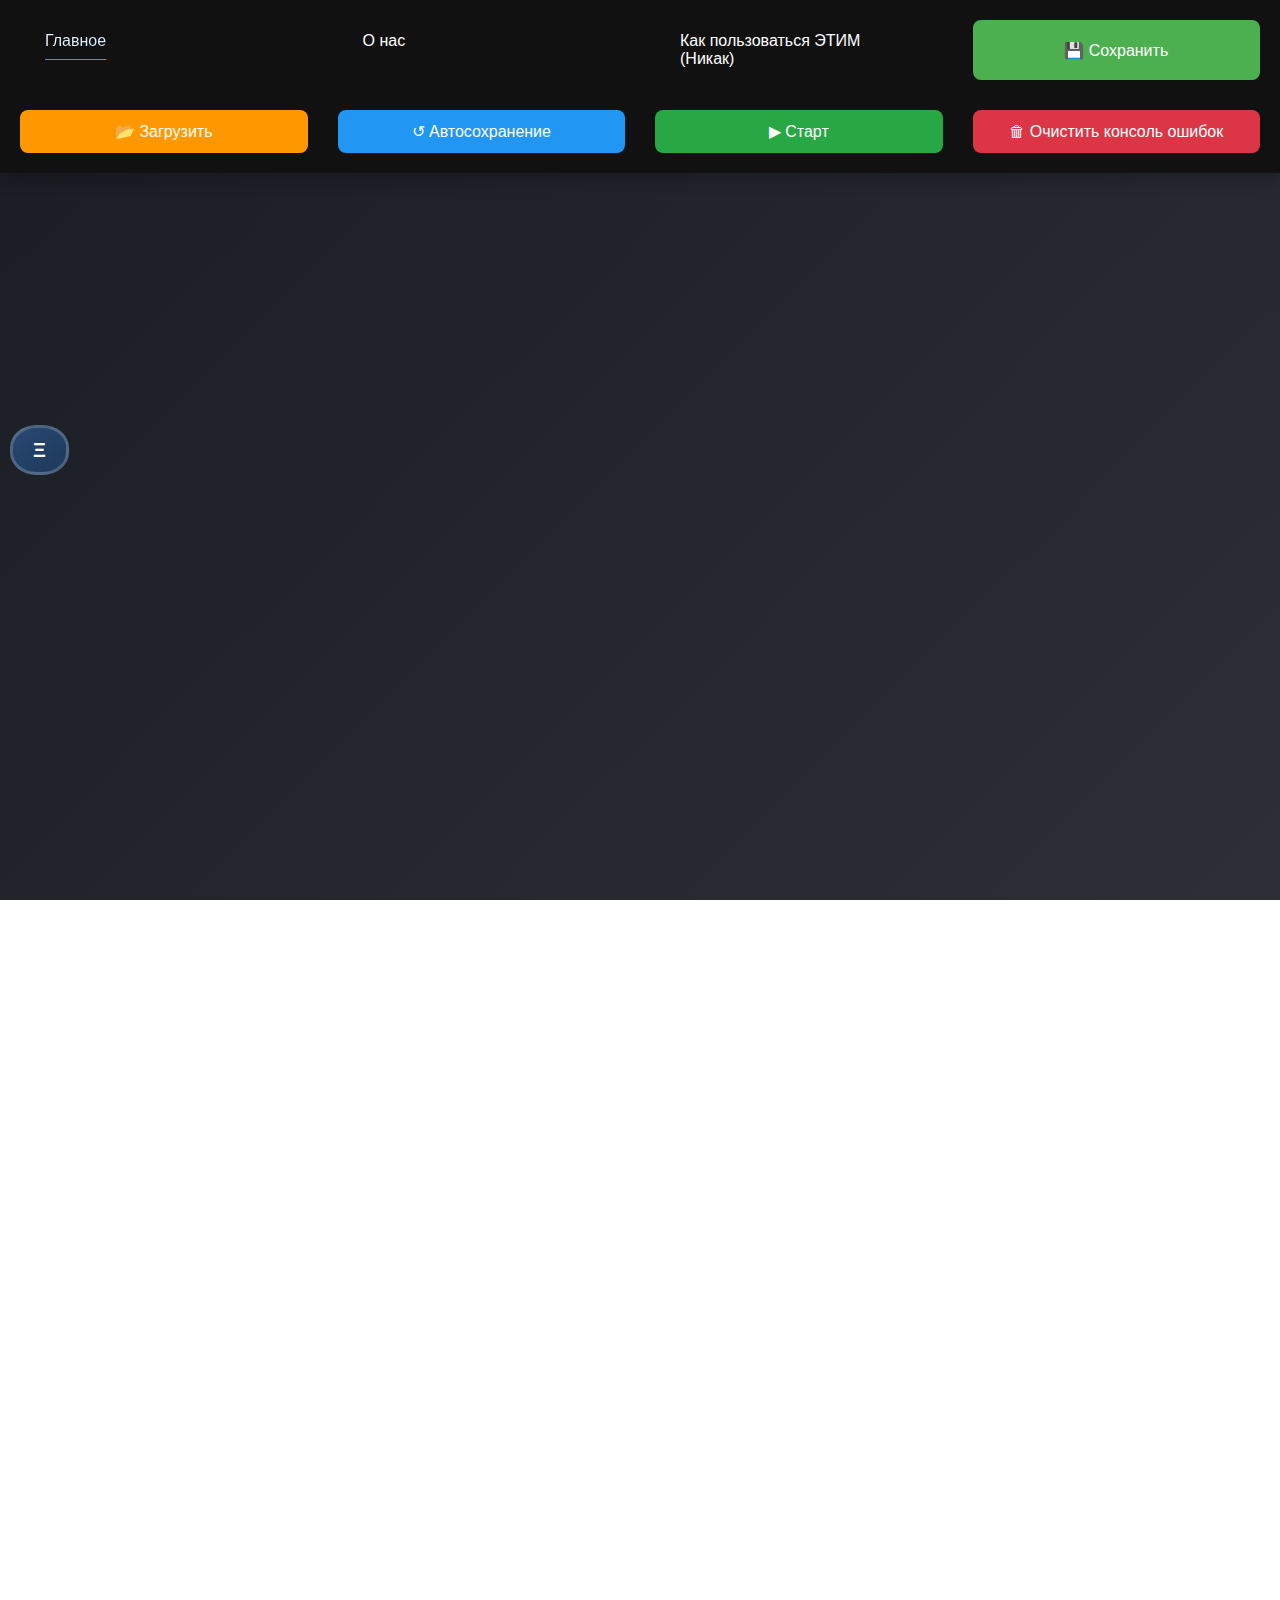
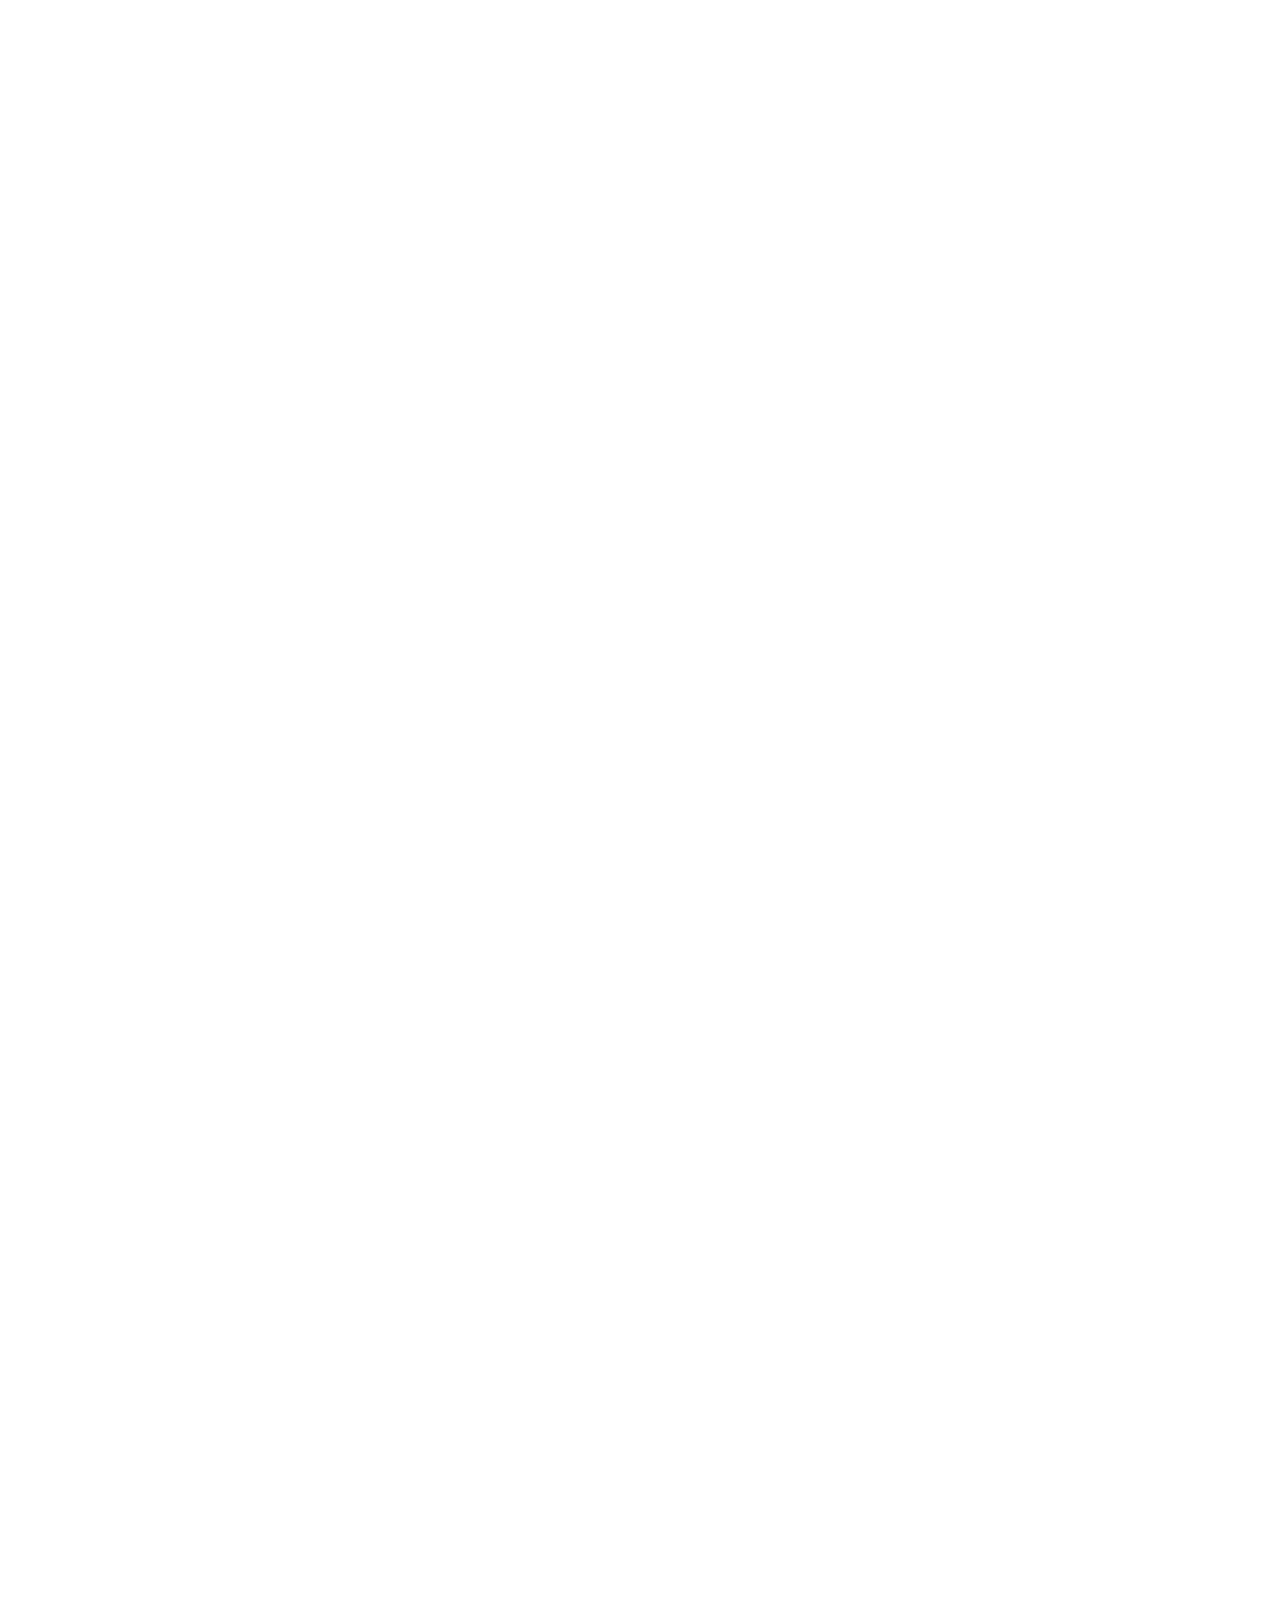
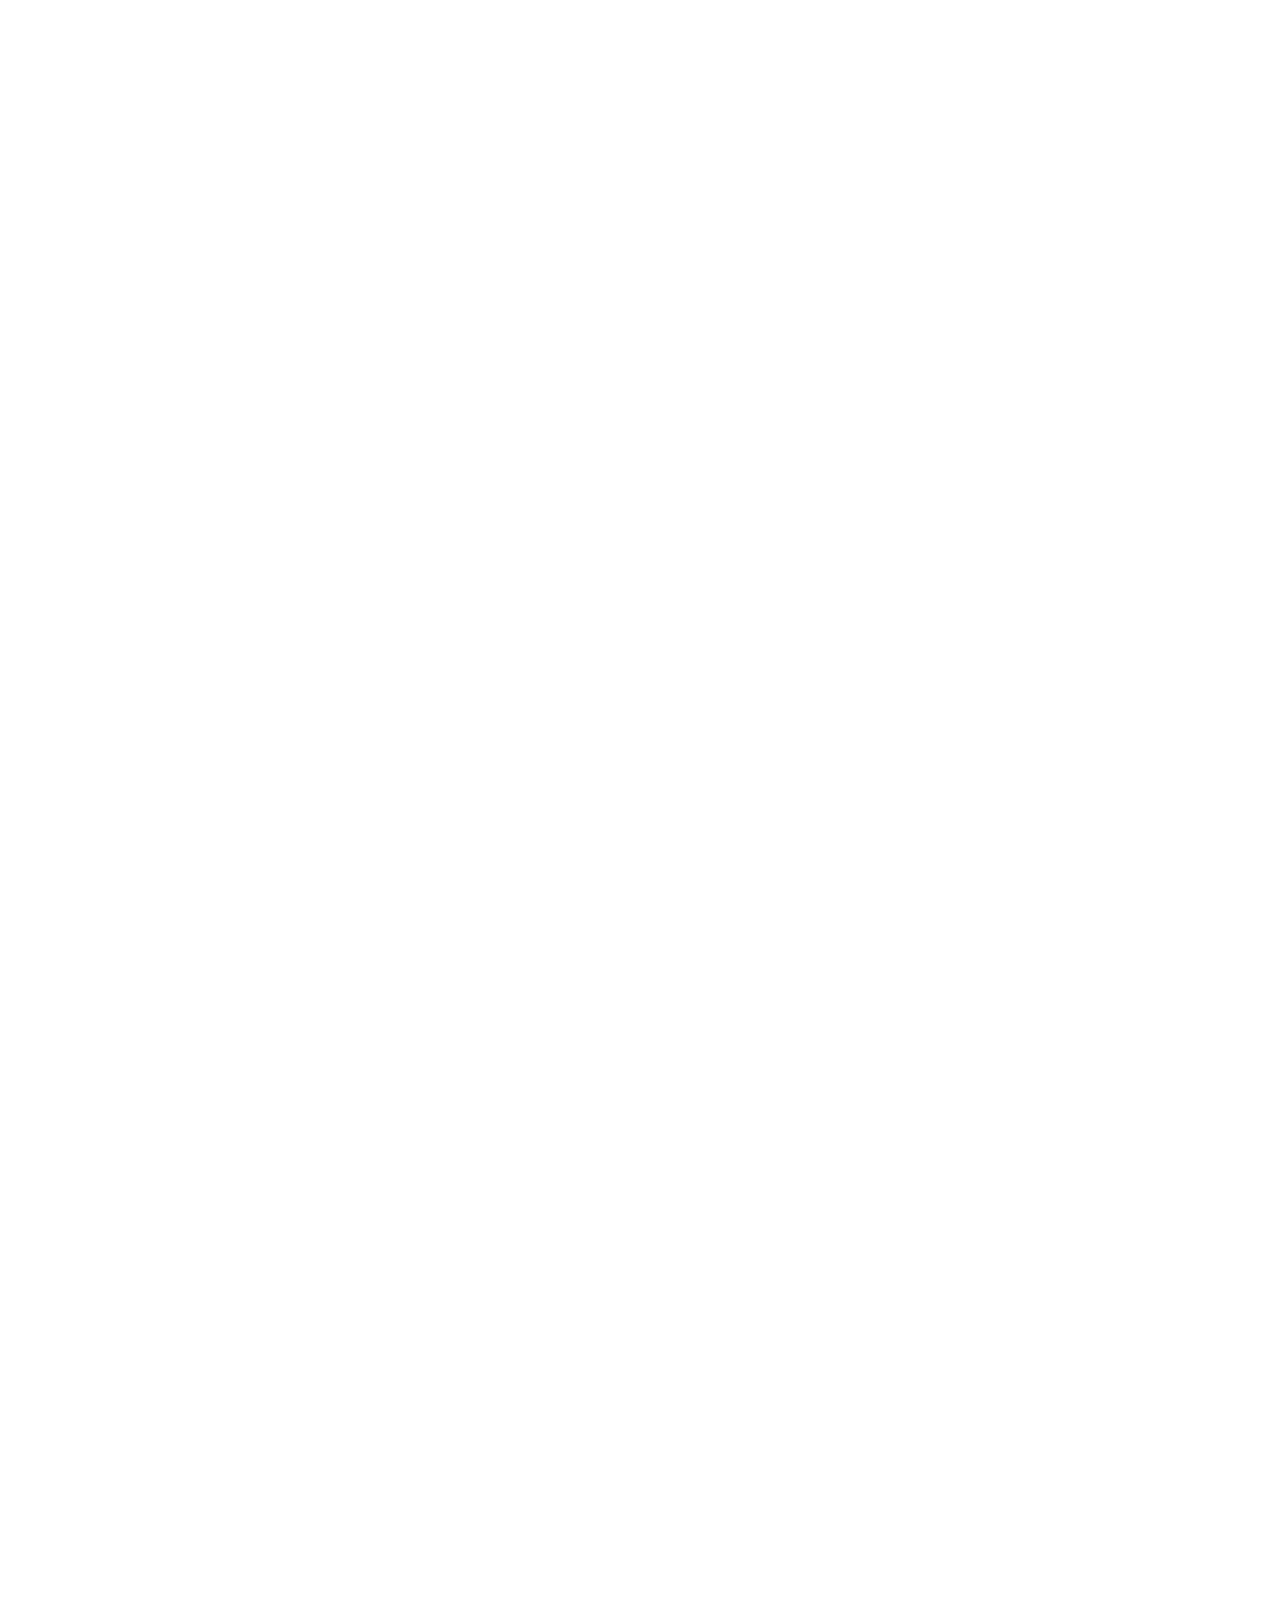
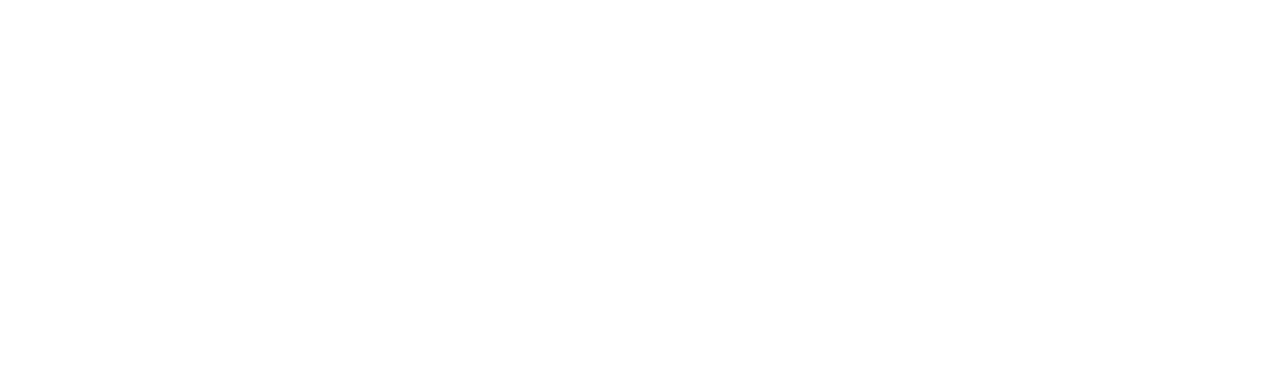
<file: index.html>
<!DOCTYPE html>
<html lang="ru">
<head>
<link rel="icon" type="image/png" sizes="32x32" href="image_pdf/ss.jpg">
<meta charset="UTF-8">
<!-- Адаптивность  -->
<meta name="viewport" content="width=device-width, initial-scale=1.0"> 
<title>НАШ сайт</title>
<link rel="stylesheet" href="css/general.css">
<link rel="stylesheet" href="css/codeblock/codeblock.css">
<link rel="stylesheet" href="css/codeblock/blocks.css">
</head>
<body>
<div class="card">
  <!-- Кнопки -->
  <a href="codeblock.html" class="contact-buttonn">Главное</a>
  <a href="about_me.html" class="contact-button">О нас</a>
  <a href="gaide.pdf" class="contact-button">Как пользоваться ЭТИМ (Никак)</a>
</div>

  <input type="checkbox" id="side-checkbox" />

  <div class="side-panel">
    <label class="side-button-2" for="side-checkbox">+</label>
    <div class="block" block_type="event">
      <div class="top_block">
        <p>Event</p>
        <button class="delete-button_x">x</button>
      </div>
      <div class="three_columns">
        <div class="column">
        </div>
        <div class="column">
          Start
        </div>
        <div class="column">
          <button class="out" _type="Exec">▷</button>
        </div>
      </div>
    </div>

    <div class="block" block_type="variable">
      <div class="top_block">
        <p>Variable</p>
        <button class="delete-button_x">x</button>
      </div>
      <div class="three_columns">
        <div class="column"></div>
        <div class="column">
          <select>
            <option>Integer</option>
            <option>Float</option>
            <option>String</option>
            <option selected>Boolean</option>
          </select>
          <select>
            <option>
              ■ Single
            </option>
            <option>
              ■ ■ ■ Array
            </option>
            <option>
              {} Struct
            </option>
          </select>
          <input name="Var" placeholder="input name">
        </div>
        <div class="column"></div>
      </div>
    </div>

    <div class="block" block_type="set">
      <div class="top_block">
        <p>Set</p>
        <button class="delete-button_x">x</button>
      </div>
      <div class="three_columns">
        <div class="column">
          <button class="in" _type="Exec">▷</button>
          <button class="in" _type=""></button>
        </div>
        <div class="column">
          <input placeholder="variable name" list="global_datalist">
        </div>
        <div class="column">
          <button class="out" _type="Exec">▷</button>
        </div>
      </div>
    </div>

    <div class="block" block_type="get" >
      <div class="top_block">
        <p>Get</p>
        <button class="delete-button_x">x</button>
      </div>
      <div class="three_columns">
        <div class="column">
        </div>
        <div class="column">
          <input list="global_datalist" placeholder="variable name">
        </div>
        <div class="column">
          <button class="out" _type=""></button>
        </div>
      </div>
    </div>

    <div class="block" block_type="multiplication" >
      <div class="top_block">
        <p>Multiplication</p>
        <button class="delete-button_x">x</button>
      </div>
      <div class="three_columns">
        <div class="column">
          <button class="in" _type="Integer"></button>
          <button class="in" _type="Integer"></button>
          <button class="add">+</button>
        </div>
        <div class="column">
          <input style="margin: 1.4px;" placeholder="value">
          <input style="margin: 1.4px;" placeholder="value">
        </div>
        <div class="column">
          <button class="out" _type="Integer"></button>
        </div>
      </div>
    </div>

    <div class="block" block_type="sum" >
      <div class="top_block">
        <p>Sum</p>
        <button class="delete-button_x">x</button>
      </div>
      <div class="three_columns">
        <div class="column">
          <button class="in" _type="Integer"></button>
          <button class="in" _type="Integer"></button>
          <button class="add">+</button>
        </div>
        <div class="column">
          <input style="margin: 1.4px;" placeholder="value">
          <input style="margin: 1.4px;" placeholder="value">
        </div>
        <div class="column">
          <button class="out" _type="Integer"></button>
        </div>
      </div>
    </div>

    <div class="block" block_type="branch" >
      <div class="top_block">
        <p>Branch (if)</p>
        <button class="delete-button_x">x</button>
      </div>
      <div class="three_columns">
        <div class="column">
          <button class="in" _type="Exec">▷</button>
          <button class="in" _type="Boolean"></button>
        </div>
        <div class="column"></div>
        <div class="column">
          <button class="out" _type="Exec">▷</button>
          True
          <button class="out" _type="Exec">▷</button>
          False
        </div>
      </div>
    </div>

    <div class="block" block_type="cout">
      <div class="top_block">
        <p>Cout</p>
        <button class="delete-button_x">x</button>
      </div>
      <div class="three_columns">
        <div class="column">
          <button class="in" _type="Exec">▷</button>
          <button class="in" _type=""></button>
        </div>
        <div class="column"></div>
        <div class="column"></div>
      </div>
    </div>

    <div class="block" block_type="const">
      <div class="top_block">
        <p>Const</p>
        <button class="delete-button_x">x</button>
      </div>
      <div class="three_columns">
        <div class="column">
        </div>
        <div class="column">
          <select class="const-type-select">
            <option value="Integer" selected>Integer</option>
            <option value="Float">Float</option>
            <option value="String">String</option>
            <option value="Boolean">Boolean</option>
          </select>
          <div class="const-input-container">
            <input type="text" style="width: 60px;" placeholder="value">
          </div>
        </div>
        <div class="column">
          <button class="out" _type="Integer"></button>
        </div>
      </div>
    </div>
    
    <div class="block" block_type="subtraction" >
      <div class="top_block">
        <p>Subtraction</p>
        <button class="delete-button_x">x</button>
      </div>
      <div class="three_columns">
        <div class="column">
          <button class="in" _type="Integer"></button>
          <button class="in" _type="Integer"></button>
          <button class="add">+</button>
        </div>
        <div class="column">
          <input style="margin: 1.4px;" placeholder="value">
          <input style="margin: 1.4px;" placeholder="value">
        </div>
        <div class="column">
          <button class="out" _type="Integer"></button>
        </div>
      </div>
    </div>
    
    <div class="block" block_type="division" >
      <div class="top_block">
        <p>Division</p>
        <button class="delete-button_x">x</button>
      </div>
      <div class="three_columns">
        <div class="column">
          <button class="in" _type="Integer"></button>
          <button class="in" _type="Integer"></button>
          <button class="add">+</button>
        </div>
        <div class="column">
          <input style="margin: 1.4px;" placeholder="value">
          <input style="margin: 1.4px;" placeholder="value">
        </div>
        <div class="column">
          <button class="out" _type="Integer"></button>
        </div>
      </div>
    </div>

    <div class='block' block_type="modulo">
        <div class="top_block">
          <p>Modulo</p>
          <button class="delete-button_x">x</button>
        </div>
        <div class="three_columns">
          <div class="column">
            <button class="in" _type="Integer"></button>
            <button class="in" _type="Integer"></button>
          </div>
          <div class="column">
            <input style="margin: 1.4px;" placeholder="value">
            <input style="margin: 1.4px;" placeholder="value">
          </div>
          <div class="column">
            <button class="out" _type="Integer"></button>
          </div>
        </div>
    </div>

    <div class="block" block_type="operation_more">
      <div class="top_block">
        <p>Operation ></p>
        <button class="delete-button_x">x</button>
      </div>
      <div class="three_columns">
        <div class="column">
          <button class="in" _type=""></button>
          <button class="in" _type=""></button>
        </div>
        <div class="column">
          <input style="margin: 1.4px;" placeholder="value">
          <input style="margin: 1.4px;" placeholder="value">
        </div>
        <div class="column">
          <button class="out" _type="Boolean"></button>
        </div>
      </div>
    </div>

    <div class="block" block_type="operation_less">
      <div class="top_block">
        <p>Operation <</p>
        <button class="delete-button_x">x</button>
      </div>
      <div class="three_columns">
        <div class="column">
          <button class="in" _type=""></button>
          <button class="in" _type=""></button>
        </div>
        <div class="column">
          <input style="margin: 1.4px;" placeholder="value">
          <input style="margin: 1.4px;" placeholder="value">
        </div>
        <div class="column">
          <button class="out" _type="Boolean"></button>
        </div>
      </div>
    </div>

    <div class="block" block_type="operation_more_equal">
      <div class="top_block">
        <p>Operation >=</p>
        <button class="delete-button_x">x</button>
      </div>
      <div class="three_columns">
        <div class="column">
          <button class="in" _type=""></button>
          <button class="in" _type=""></button>
        </div>
        <div class="column">
          <input style="margin: 1.4px;" placeholder="value">
          <input style="margin: 1.4px;" placeholder="value">
        </div>
        <div class="column">
          <button class="out" _type="Boolean"></button>
        </div>
      </div>
    </div>

    <div class="block" block_type="operation_less_equal">
      <div class="top_block">
        <p>Operation <=</p>
        <button class="delete-button_x">x</button>
      </div>
      <div class="three_columns">
        <div class="column">
          <button class="in" _type=""></button>
          <button class="in" _type=""></button>
        </div>
        <div class="column">
          <input style="margin: 1.4px;" placeholder="value">
          <input style="margin: 1.4px;" placeholder="value">
        </div>
        <div class="column">
          <button class="out" _type="Boolean"></button>
        </div>
      </div>
    </div>

    <div class="block" block_type="operation_equal">
      <div class="top_block">
        <p>Operation ==</p>
        <button class="delete-button_x">x</button>
      </div>
      <div class="three_columns">
        <div class="column">
          <button class="in" _type=""></button>
          <button class="in" _type=""></button>
        </div>
        <div class="column">
          <input style="margin: 1.4px;" placeholder="value">
          <input style="margin: 1.4px;" placeholder="value">
        </div>
        <div class="column">
          <button class="out" _type="Boolean"></button>
        </div>
      </div>

    </div>
    
    <div class="block" block_type="operation_not_equal">
      <div class="top_block">
        <p>Operation !=</p>
        <button class="delete-button_x">x</button>
      </div>
      <div class="three_columns">
        <div class="column">
          <button class="in" _type=""></button>
          <button class="in" _type=""></button>
        </div>
        <div class="column">
          <input style="margin: 1.4px;" placeholder="value">
          <input style="margin: 1.4px;" placeholder="value">
        </div>
        <div class="column">
          <button class="out" _type="Boolean"></button>
        </div>
      </div>
    </div>

    <div class="block" block_type="or" >
      <div class="top_block">
        <p>Or</p>
        <button class="delete-button_x">x</button>
      </div>
      <div class="three_columns">
        <div class="column">
          <button class="in" _type="Boolean"></button>
          <button class="in" _type="Boolean"></button>
          <button class="add">+</button>
        </div>
        <div class="column">
          <input style="margin: 1.4px;" placeholder="value">
          <input style="margin: 1.4px;" placeholder="value">
        </div>
        <div class="column">
          <button class="out" _type="Boolean"></button>
        </div>
      </div>
    </div>

    <div class="block" block_type="and" >
      <div class="top_block">
        <p>And</p>
        <button class="delete-button_x">x</button>
      </div>
      <div class="three_columns">
        <div class="column">
          <button class="in" _type="Boolean"></button>
          <button class="in" _type="Boolean"></button>
          <button class="add">+</button>
        </div>
        <div class="column">
          <input style="margin: 1.4px;" placeholder="value">
          <input style="margin: 1.4px;" placeholder="value">
        </div>
        <div class="column">
          <button class="out" _type="Boolean"></button>
        </div>
      </div>
    </div>
    
    <div class="block" block_type="invert" >
      <div class="top_block">
        <p>Invert</p>
        <button class="delete-button_x">x</button>
      </div>
      <div class="three_columns">
        <div class="column">
          <button class="in" _type="Boolean"></button>
        </div>
        <div class="column">
        </div>
        <div class="column">
          <button class="out" _type="Boolean"></button>
        </div>
      </div>
    </div>

    <div class="block" block_type="for_loop">
  <div class="top_block">
    <p>For Loop</p>
    <button class="delete-button_x">x</button>
  </div>
  <div class="three_columns">
    <div class="column">
      <button class="in" _type="Exec">▷</button>
      <button class="in" _type="Integer"></button> <!-- start -->
      <button class="in" _type="Integer"></button> <!-- end -->
      <button class="in" _type="Integer"></button> <!-- step -->
    </div>
    <div class="column">
      <input placeholder="start">
      <input placeholder="end">
      <input placeholder="step" value="1">
    </div>
    <div class="column">
      <button class="out" _type="Integer"></button> <!-- index -->
      <button class="out" _type="Exec">▷</button> <!-- loop body -->
      <button class="out" _type="Exec">▷</button> <!-- completed -->
    </div>
  </div>
</div>

<!-- While Loop -->
<div class="block" block_type="while_loop">
  <div class="top_block">
    <p>While Loop</p>
    <button class="delete-button_x">x</button>
  </div>
  <div class="three_columns">
    <div class="column">
      <button class="in" _type="Exec">▷</button>
      <button class="in" _type="Boolean"></button> <!-- condition -->
    </div>
    <div class="column">
      <input placeholder="condition?">
    </div>
    <div class="column">
      <button class="out" _type="Exec">▷</button> <!-- loop body -->
      <button class="out" _type="Exec">▷</button> <!-- completed -->
    </div>
  </div>
</div>

<!-- Get Element -->
<div class="block" block_type="get_element">
  <div class="top_block">
    <p>Get Element</p>
    <button class="delete-button_x">x</button>
  </div>
  <div class="three_columns">
    <div class="column">
      <button class="in" _type="Array"></button>
      <button class="in" _type="Integer"></button>
    </div>
    <div class="column">
      <input placeholder="array">
      <input placeholder="index">
    </div>
    <div class="column">
      <button class="out" _type=""></button> <!-- элемент -->
    </div>
  </div>
</div>

<!-- Set Element -->
<div class="block" block_type="set_element">
  <div class="top_block">
    <p>Set Element</p>
    <button class="delete-button_x">x</button>
  </div>
  <div class="three_columns">
    <div class="column">
      <button class="in" _type="Array"></button>
      <button class="in" _type="Integer"></button>
      <button class="in" _type=""></button> <!-- значение -->
    </div>
    <div class="column">
      <input placeholder="array">
      <input placeholder="index">
      <input placeholder="value">
    </div>
    <div class="column">
      <button class="out" _type="Array"></button> <!-- изменённый массив -->
    </div>
  </div>
</div>

<!-- Array Length -->
<div class="block" block_type="array_length">
  <div class="top_block">
    <p>Array Length</p>
    <button class="delete-button_x">x</button>
  </div>
  <div class="three_columns">
    <div class="column">
      <button class="in" _type="Array"></button>
    </div>
    <div class="column">
      <input placeholder="array">
    </div>
    <div class="column">
      <button class="out" _type="Integer"></button>
    </div>
  </div>
</div>

<!-- Make Array -->
<div class="block" block_type="make_array">
  <div class="top_block">
    <p>Make Array</p>
    <button class="delete-button_x">x</button>
  </div>
  <div class="three_columns">
    <div class="column">
      <button class="in" _type=""></button>
      <button class="add">+</button>
    </div>
    <div class="column">
    </div>
    <div class="column">
      <button class="out" _type="Array"></button>
    </div>
  </div>
</div>

<!-- Append -->
<div class="block" block_type="append">
  <div class="top_block">
    <p>Append</p>
    <button class="delete-button_x">x</button>
  </div>
  <div class="three_columns">
    <div class="column">
      <button class="in" _type="Array"></button>
      <button class="in" _type=""></button>
    </div>
    <div class="column">
      <input placeholder="array">
      <input placeholder="element">
    </div>
    <div class="column">
      <button class="out" _type="Array"></button>
    </div>
  </div>
</div>

<!-- Remove Index -->
<div class="block" block_type="remove_index">
  <div class="top_block">
    <p>Remove Index</p>
    <button class="delete-button_x">x</button>
  </div>
  <div class="three_columns">
    <div class="column">
      <button class="in" _type="Array"></button>
      <button class="in" _type="Integer"></button>
    </div>
    <div class="column">
      <input placeholder="array">
      <input placeholder="index">
    </div>
    <div class="column">
      <button class="out" _type="Array"></button>
    </div>
  </div>
</div>
  </div>

  </div>

  <div class="safe-zone">
    <svg style="position: absolute; height: 5000px; width: 5000px;"></svg>
    <div class="border"></div>
    <div class="safe-zone-rt"></div>
    <div class="safe-zone-down"></div>
  </div>

  <div class="grid-toggle-wr">
    <button id="grid-toggle-btn" class="grid-toggle-btn">⊞</button>
  </div>
  <div class="side-button-1-wr">
    <label class="side-button-1" for="side-checkbox">
      <div class="side-b side-open">Ξ</div>
    </label>
  </div>

  <div id="error-console">
    <div style="font-weight: bold; margin-bottom: 8px;">Ошибки</div>
    <div id="error-messages" style="max-height: 150px; overflow-y: auto;"></div>
  </div>
  <div id="output-console">
    <div style="display: flex; justify-content: space-between; margin-bottom: 5px;">
    <span style="font-weight: bold;">Вывод</span>
    <button id="clear-output" style="background: none; border: none; color: #0f0; cursor: pointer; font-size: 14px;">X</button>
    </div>
    <div id="output-messages"></div>
  </div>
  <datalist id="global_datalist">
  </datalist>

  <script src="scripts/Main.js"></script>
</body>
</html>
</file>
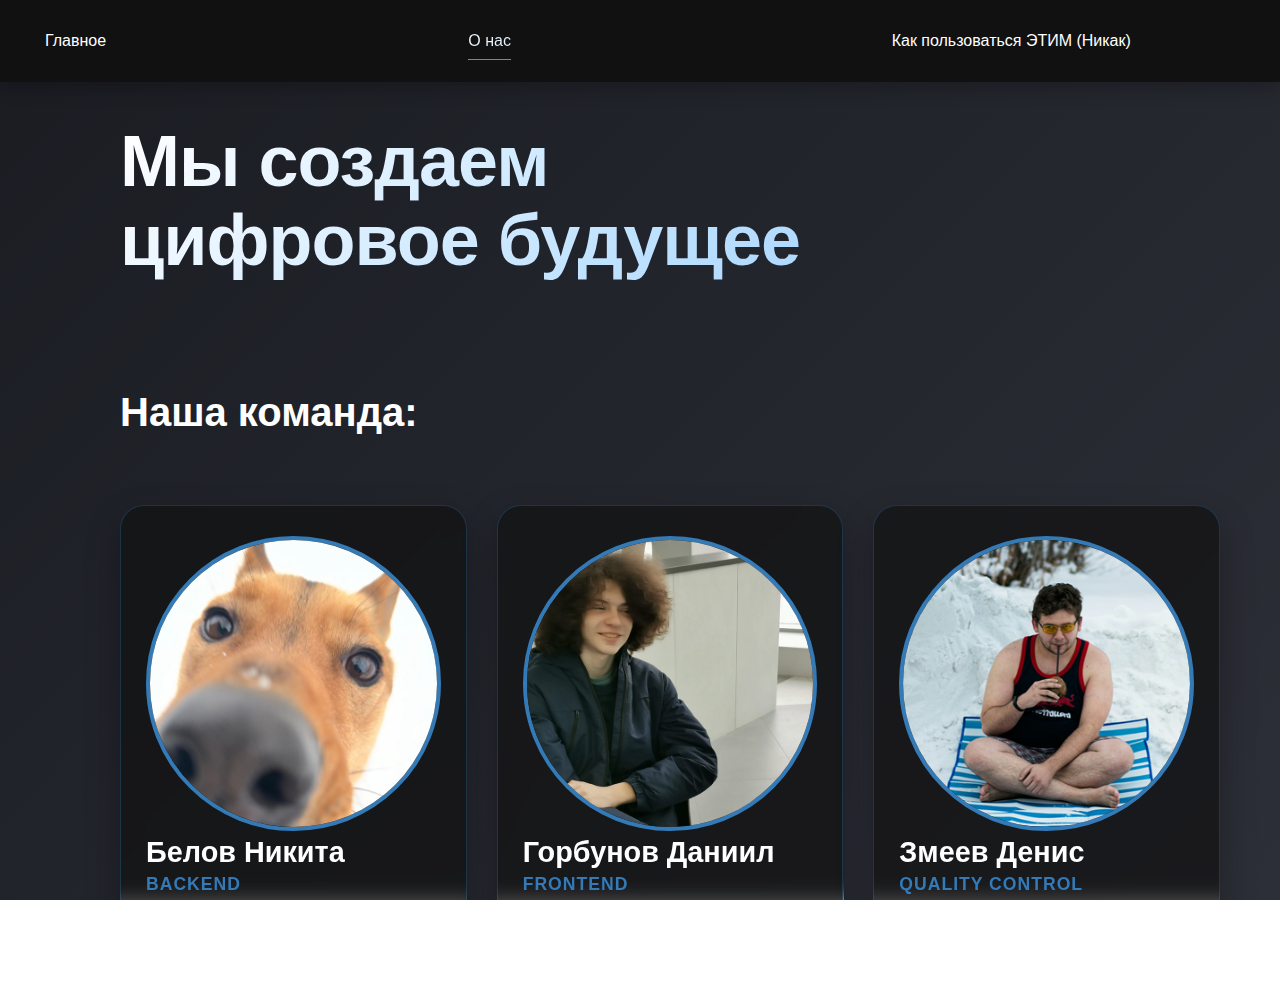
<file: about_me.html>
<!DOCTYPE html>
<html lang="ru">
<head>
    <meta charset="UTF-8">
    <meta name="viewport" content="width=device-width, initial-scale=1.0">
    <title>О нас</title>
    <link rel="icon" type="image/png" sizes="32x32" href="image_pdf/ss.jpg">
    <link rel="stylesheet" href="css/general.css">
    <link rel="stylesheet" href="css/about_me/about_me.css">
</head>
<body>
    <div class="card">
      <!-- Кнопки -->
      <a href="codeblock.html" class="contact-button">Главное</a>
      <a href="about_me.html" class="contact-buttonn">О нас</a>
      <a href="gaide.pdf" class="contact-button">Как пользоваться ЭТИМ (Никак)</a>
    </div>

    <!-- Основной контент -->
    <div class="content-wrapper">
        <div class="container">
            <!-- heading секция -->
            <div class="heading-section">
                <h1 class="heading-title">Мы создаем<br>цифровое будущее</h1>
            </div>
            <!-- Команда -->
            <h2 class="section-title">Наша команда:</h2>
            <div class="team-grid">
                <div class="team-card">
                    <div class="card-avatar"><img src="image_pdf/Nikita.jpg" alt="БД"></div>
                    <h3>Белов Никита</h3>
                    <div class="team-position">Backend</div>
                    <p>Главный logickman.</p>
                </div>
                <div class="team-card">
                    <div class="card-avatar"><img src="image_pdf/Gorbunov.png" alt="ГД"></div>
                    <h3>Горбунов Даниил</h3>
                    <div class="team-position">Frontend</div>
                    <p>Главный дизайнер. </p>
                </div>
                <div class="team-card">
                    <div class="card-avatar"><img src="image_pdf/Zmeev.png" alt="ЗВ"></div>
                    <h3>Змеев Денис</h3>
                    <div class="team-position">Quality Сontrol</div>
                    <p>Эсперт по контролю работы.</p>
                </div>
                <div class="team-card">
                    <div class="card-avatar"><img src="image_pdf/HITs.jpg" alt="HITs"></div>
                    <h3>HITs</h3>
                    <div class="team-position">Sponsor</div>
                    <p>Наша фирма на которую мы работаем.</p>
                </div>
            </div>

            <!-- Статистика -->
            <div class="stats-grid">
                <div class="stat-card">
                    <div class="stat-number">0</div>
                    <div class="stat-label">лет опыта</div>
                </div>
                <div class="stat-card">
                    <div class="stat-number">0</div>
                    <div class="stat-label">проектов</div>
                </div>
                <div class="stat-card">
                    <div class="stat-number">0%</div>
                    <div class="stat-label">клиентов возвращаются</div>
                </div>
                <div class="stat-card">
                    <div class="stat-number">24/0</div>
                    <div class="stat-label">поддержка</div>
                </div>
            </div>

            <!-- Миссия и ценности -->
            <div class="mission-section">
                  <h2 class="mission-title">Наша миссия</h2>
                  <p class="mission-text">
                      Выполнить проект за 4 недели, получить ценный опыт работы в команде и освоить процессы разработки.</p>
                  
                  <div class="mission-grid">
                      <div class="mission-item">
                          <h3>Спидран</h3>
                          <p>Мы учимся делать проекты за короткий срок.</p>
                      </div>
                      <div class="mission-item">
                          <h3>Рост</h3>
                          <p>Постоянно учимся и внедряем лучшие находки.</p>
                      </div>
                      <div class="mission-item">
                          <h3>Командная работа</h3>
                          <p>Реализуем проекты совместно, помогая друг другу и ускоряя работу.</p>
                      </div>
                  </div>
              </div>

            <!-- Кнопки -->
            <div class="button-group">
                <a href="https://youtu.be/dQw4w9WgXcQ?si=_X7Kpy0_E4yT7Qb1" class="button-connection">Связаться с нами</a>
            </div>
        </div>
    </div>
</body>
</html>
</file>
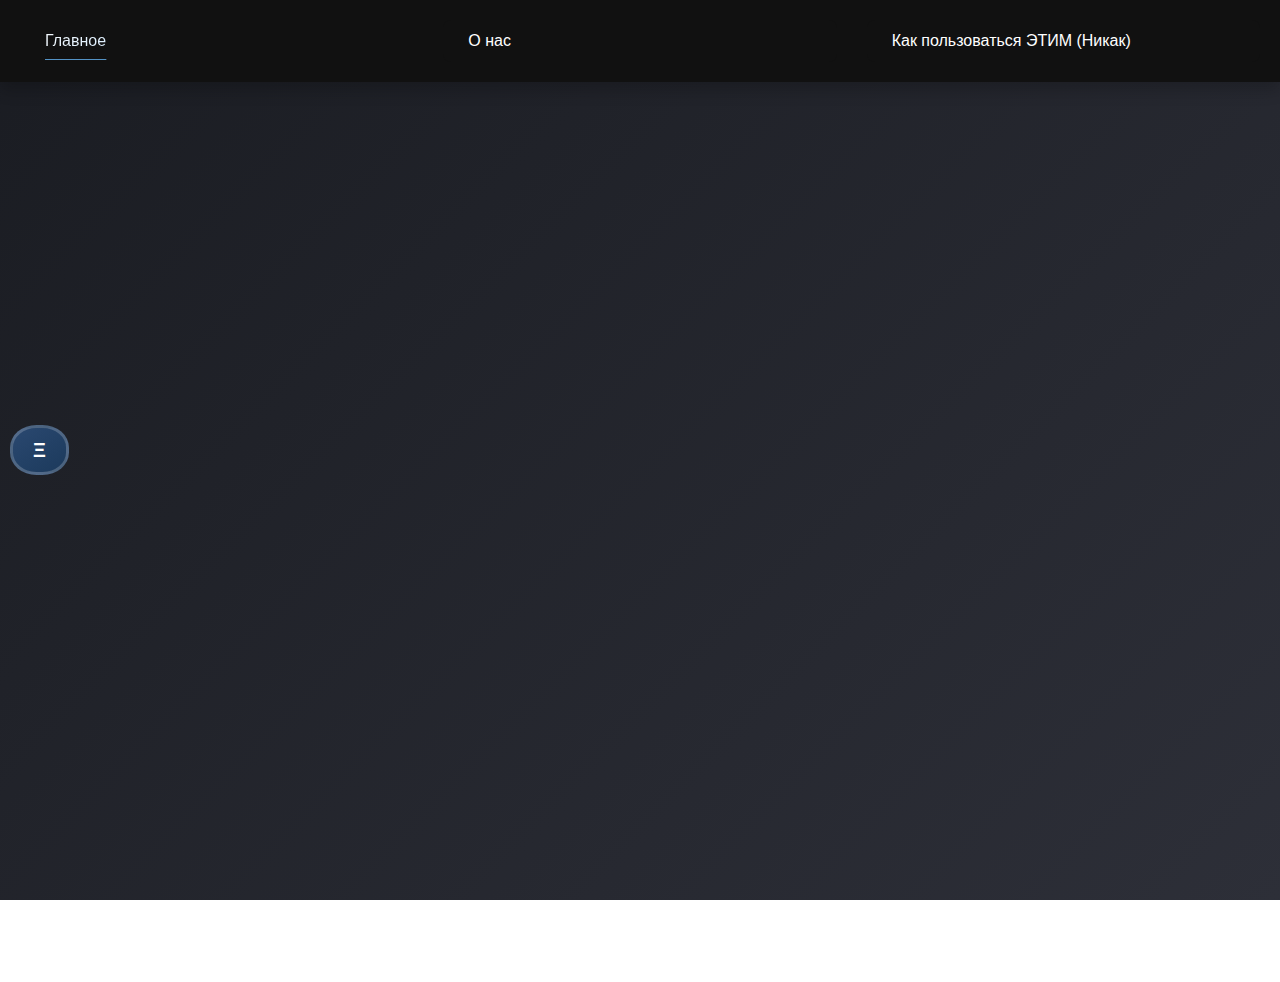
<file: codeblock.html>
<!DOCTYPE html>
<html lang="ru">
<head>
<link rel="icon" type="image/png" sizes="32x32" href="image_pdf/ss.jpg">
<meta charset="UTF-8">
<!-- Адаптивность  -->
<meta name="viewport" content="width=device-width, initial-scale=1.0"> 
<title>НАШ сайт</title>
<link rel="stylesheet" href="css/general.css">
<link rel="stylesheet" href="css/codeblock/codeblock.css">
<link rel="stylesheet" href="css/codeblock/blocks.css">
</head>
<body>
  <div class="card">
    <!-- Кнопки -->
    <a href="codeblock.html" class="contact-buttonn">Главное</a>
    <a href="about_me.html" class="contact-button">О нас</a>
    <a href="gaide.pdf" class="contact-button">Как пользоваться ЭТИМ (Никак)</a>
  </div>


  <input type="checkbox" id="side-checkbox" />

  <div class="side-panel">
    <label class="side-button-2" for="side-checkbox">+</label>
    <div class="variable" onclick="to_sz(this)">
      variable
      <button class="delete-button_x">x</button>
      <!--вводим название переменной -->
      <input>
      <button class="out"></button>
    </div>

    <div class="assignment_operation" onclick="to_sz(this)">
      assignment_operation
      <button class="delete-button_x">x</button>
      <!--1-ый вход (переменная)-->
      <button class="in"></button>
      <!--2-ой вход -- то чему будет равняться (переменные/числа/прочее)-->
      <input>
      <button class="in"></button>
      <!--выход-->
      <button class="out"></button>
    </div>

    <div class="sum" onclick="to_sz(this)">
      sum
      <button class="delete-button_x">x</button>
      <!--1-ый вход (переменные/числа)-->
      <input>
      <button class="in"></button>
      <!--2-ой вход (переменные/числа)-->
      <input>
      <button class="in"></button>
      <!--n-ый выход (проработать скрипт)-->
      <!--вход-->
      <button class="out"></button>
    </div>

    <div class="cout" onclick="to_sz(this)">
      cout
      <button class="delete-button_x">x</button>
      <!--1-ый вход-->
      <input>
      <button class="in"></button>
      <!--2-ой вход-->
      <input>
      <button class="in"></button>
      <!--n-ый вход (проработать скрипт)-->
    </div>
  </div>


  <div class="safe-zone">
    <svg style="position: absolute; height:  100%; width: 100%;">
    </svg>
  </div>
  <!--Размещение блоков-->
  <script>
      var safe_zone = document.querySelector(".safe-zone");
      var id_list = [];
      let cur_i = 0;
      var id_cur = [cur_i];

      function to_sz(t){
        let c_t = t.cloneNode(true);
        c_t.removeAttribute("onclick");
        c_t.classList.add("movable");
        safe_zone.append(c_t);

        let out_t = c_t.querySelector(".out")
        if (out_t) out_t.setAttribute("onclick", "pin_out(this)");
        

        let in_t = c_t.querySelector(".in")
        if (in_t) in_t.setAttribute("onclick", "pin_in(this)");
        
        let b_t = c_t.querySelector(".delete-button_x")
        b_t.className = "delete-button";
        b_t.setAttribute("onclick", "delete_block(this)");

        c_t.id = id_cur[0];

        if (cur_i == id_cur[0]) {
          id_list.push(id_cur[0]);
          id_cur.pop();
          cur_i += 1;
          id_cur.push(cur_i);
        }
        else{
          id_list.push(id_cur[0]);
          id_cur.shift();
        }
      }
  </script>
  <!--Удаление блоков + закрепление ID и + -->
  <script>
      function delete_data_out(flag_data, flag_data_x){
        let wasd = "[id='" + flag_data + "']";
        let el = document.querySelector(wasd).querySelector(".out");
        let list_data = el.getAttribute("data").split(" ");
        index = list_data.indexOf(flag_data_x);
        list_data.splice(index, 1);
        el.setAttribute("data", list_data.join(" "));
      }

      function delete_block(t){
        let block = t.parentElement;
        i = Number(block.id);
        index = id_list.indexOf(i);
        id_list.splice(index, 1)
        id_cur.unshift(i);
        block.remove();
      }

      var flag_1 = false;
      var flag_2 = false;
      
      var t_1 = null;
      var t_2 = null;

      function pin_out(t){
        flag_1 = true;
        t_1 = t;
      }

      function pin_in(t){
        flag_2 = true;
        t_2 = t;
        flag_data_x = t_2.closest('.movable').id;
        flag_data = t_2.getAttribute("data");
        if (flag_data && !flag_1) {
          delete_data_out(flag_data, flag_data_x);

          t_2.setAttribute("data", "");
        }
        if (flag_1){
          if (t_1.closest(".movable").id == t_2.closest(".movable").id) return;

          if (flag_data) delete_data_out(flag_data, flag_data_x);

          document.addEventListener("mouseup", function(e){
            let el = e.target.closest(".in");
            if (!el){
              flag_1 = false;
              flag_2 = false;
              return
            }
          });

          let list_data = (t_1.getAttribute("data") || "").split(" ");
          list_data.push(t_2.closest(".movable").id);

          t_1.setAttribute("data", list_data.join(" "));
          t_2.setAttribute("data", t_1.closest(".movable").id);

          flag_1 = false;
        }
      }
  </script>
  <!--Передвижение (очевидно)-->
  <script src="scripts/movable.js"></script>


  <div class="side-button-1-wr">
    <label class="side-button-1" for="side-checkbox">
      <div class="side-b side-open">Ξ</div>
    </label>
  </div>  
</body>
</html>
</file>
<file: css/general.css>
html {
  overflow: hidden;
  height: 100%;
}

body {
  margin: 0;
  padding: 0;
  font-family: 'Montserrat', Arial, sans-serif;
  background: linear-gradient(135deg, #1a1c22 0%, #2d2f38 100%);
  color: #ffffff;
  height: 100vh;
  overflow: hidden;
  position: relative;
}

.card {
  
  display: grid;
  grid-template-columns: repeat(auto-fit, minmax(280px, 1fr));
  gap: 30px;
  justify-content: start;
  background-color: #111111;
  max-width: 100%;
  padding: 20px;
  box-shadow: 0 8px 15px rgba(0, 0, 0, 0.2);
}

.contact-button {
  
  padding: 12px 25px;
  font-size: 1em;
  color: #ffffff;
  background-color: #111111;
  border: none;
  border-radius: 8px;
  text-decoration-color:#c93434;
  text-decoration: none;
  transition: background-color 0.3s ease, transform 0.2s ease;
}

.contact-buttonn {
  background: linear-gradient(135deg, #fff 0%, #bfe2ff 50%, #8ec5fc 100%);
  -webkit-background-clip: text;
  -webkit-text-fill-color: transparent;
  display: inline-block;
  padding: 12px 25px;
  font-size: 1em;
  color: #ffffff;
  background-color: #111111;
  border: none;
  border-radius: 8px;
  text-decoration-color:#c93434;
  text-decoration: none;
  transition: background-color 0.3s ease, transform 0.2s ease;
}

.contact-buttonn {
  display: inline-block;
  padding: 12px 25px;
  font-size: 1em;
  color: #ffffff;
  background-color: #111111;
  border: none;
  border-radius: 8px;
  text-decoration: solid underline #5392c5;
  text-underline-offset: 0.8em;
  text-underline-position: auto;
  transition: background-color 0.3s ease, transform 0.2s ease;
}

.contact-button:hover {
  background-color: #252323;
  transform: scale(1.1);
}

.contact-buttonn:hover {
  background-color: #252323;
  transform: scale(1.1);
}

.button-group {
  display: flex;
  gap: 20px;
  margin: 50px 0;
  flex-direction: row-reverse;
}

.button-group {
  display: inline-block;
  padding: 18px 45px;
  font-size: 1.2em;
  font-weight: 600;
  color: #ffffff;
  background: linear-gradient(145deg, #337AB7, #1e4f7a);
  border: none;
  border-radius: 60px;
  text-decoration: none;
  transition: all 0.3s ease;
  cursor: pointer;
  border: 1px solid rgba(191, 226, 255, 0.3);
  box-shadow: 0 10px 25px rgba(51, 122, 183, 0.3);
  letter-spacing: 0.5px;
  }

.button-group:hover {
  transform: translateY(-3px);
  box-shadow: 0 20px 35px rgba(51, 122, 183, 0.4);
  background: linear-gradient(145deg, #3b8acf, #225a8a);
  }
</file>
<file: css/codeblock/codeblock.css>
.movable /*всё что имеет этот класс будет двигаться*/
{
  position: absolute;
  cursor: move;
  user-select: none; 
}

/* боковая панель */
#side-checkbox {
    display: none;
}
.side-panel {
    position: fixed;
    z-index: 999999;
    left: -100%;
    background: linear-gradient(145deg, #2a4870 0%, #1c3a5c 100%);
    transition: all 0.5s;   
    width: 25%;
    height: 100%;
    box-shadow: 10px 0 20px rgba(0,0,0,0.4);
    color: #FFF;
    padding: 40px 20px;
}

/* Оформление кнопки на странице */
.side-button-1-wr {
  position: absolute;
  top: 50%;
  transform: translateY(-50%); 
}
.side-button-1 {
    display: inline-block;
}
.side-button-1 .side-b {
    margin: 10px;
    text-decoration: none;
    position: relative;
    font-size: 20px;
    line-height: 20px;
    padding: 12px 20px;
    color: #FFF;
    font-weight: bold;
    text-transform: uppercase; 
    font-family: 'Roboto', Тahoma, sans-serif;
    background: linear-gradient(145deg, #2a4870 0%, #1c3a5c 100%);    cursor: pointer; 
    border: 3px solid rgba(255, 255, 255, 0.2);
    border-radius: 45%;
}

.side-button-1 .side-b:after,
.side-button-1 .side-b:before {
    position: absolute;
    height: 4px;
    left: 50%;
    bottom: -6px;
    content: "";
    transition: all 280ms ease-in-out;
    width: 0;
}
/* Переключатели кнопки 1 */
.side-button-1 .side-close {
    display: none;
}
#side-checkbox:checked + .side-panel + .side-button-1-wr .side-button-1 .side-open {
    display: none;
}
#side-checkbox:checked + .side-panel + .side-button-1-wr .side-button-1 .side-close {
    display: block;
}
#side-checkbox:checked + .side-panel {
    left: 0;
}
/* Оформление кнопки на панели */
.side-button-2 {
    font-size: 30px;
    border-radius: 20px;
    position: absolute;
    z-index: 1;
    top: 8px;
    right: 8px;
    cursor: pointer;
    transform: rotate(45deg);
    color: #BFE2FF;    
    transition: all 280ms ease-in-out;    
}
.side-button-2:hover {
    transform: rotate(45deg) scale(1.1);    
    color: #FFF;
}

.safe-zone{
  height: 90%;
  width: 100%;
}
</file>
<file: css/codeblock/blocks.css>
/*Прочее*/

.delete-button_x {
    background: rgb(47, 47, 47);
    color: #ffffff;
    border: none;
    border-radius: 50%;
    margin: 2px;
    cursor: pointer;
    font: inherit;
}

.delete-button {
    background: rgb(47, 47, 47);
    color: #ffffff;
    border: none;
    border-radius: 50%;
    margin: 2px;
    cursor: pointer;
    font: inherit;
}

.delete-button:hover {
    background: rgb(255, 107, 107)
}

.out {
    background: rgb(190, 97, 97);
    border: none;
    border-radius: 50%;
    height: 20px;
    width: 20px;
    cursor: pointer;
    font: inherit;
}

.out:hover {
    background: rgb(51, 51, 51)
}

.in {
    background: rgb(4, 13, 80);
    border: none;
    border-radius: 50%;
    height: 20px;
    width: 20px;
    cursor: pointer;
    font: inherit;
}

.in:hover {
    background: rgb(51, 51, 51)
}

/*Блоки*/

#start{
    background-color: brown;
    margin: 5px;
}

#end{
    background-color: brown;
    margin: 5px;
}

.variable{
    background-color: brown;
    margin: 5px;
}

.assignment_operation{
    background-color: brown;
    margin: 5px;
}

.sum{
    background-color: brown;
    margin: 5px;
}

.cout{
    background-color: brown;
    margin: 5px;
}
</file>
<file: css/about_me/about_me.css>
/* === ОСНОВНОЙ КОНТЕНТ === */
.content-wrapper {
  height: 100vh;
  width: 100vw;
  overflow-y: auto;
  overflow-x: hidden;
  scroll-behavior: smooth;
}

.container {
  max-width: 1300px;
  margin: 0 auto;
  padding: 40px 60px 40px 120px;
}

/* === ЗАГОЛОВОК === */
.heading-section {
  margin-bottom: 60px;
  animation: fadeInUp 0.8s ease;
}

.heading-title {
  font-size: 4.5em;
  font-weight: 700;
  line-height: 1.1;
  margin: 0 0 20px 0;
  background: linear-gradient(135deg, #fff 0%, #bfe2ff 50%, #8ec5fc 100%);
  -webkit-background-clip: text;
  -webkit-text-fill-color: transparent;
  letter-spacing: -1px;
}

/* === КАРТОЧКИ === */
.section-title {
  font-size: 2.5em;
  margin: 50px 0 30px 0;
  color: #fff;
  font-weight: 600;
  position: relative;
  display: inline-block;
}

.team-grid {
  display: grid;
  grid-template-columns: repeat(auto-fit, minmax(280px, 1fr));
  gap: 30px;
  margin: 40px 0;
}

.team-card {
  background: rgba(17, 17, 17, 0.7);
  backdrop-filter: blur(10px);
  border: 1px solid rgba(51, 122, 183, 0.3);
  border-radius: 24px;
  padding: 30px 25px;
  transition: all 0.3s ease;
  box-shadow: 0 15px 35px rgba(0, 0, 0, 0.3);
}

.team-card:hover {
  transform: translateY(-10px);
  border-color: #337AB7;
  box-shadow: 0 25px 45px rgba(51, 122, 183, 0.2);
  background: rgba(17, 17, 17, 0.9);
}

.card-avatar {
    margin: 0 0 5px 0;
    padding: 0;
    overflow: hidden;
    border-radius: 50%;
    border: 4px solid rgb(51, 122, 183);


}

.card-avatar img {
    width: 100%;
    height: 100%;
    object-fit: cover;
    display: block;
}

.team-card h3 {
  font-size: 1.8em;
  margin: 0 0 5px 0;
  color: #fff;
}

.team-position {
  color: rgb(51, 122, 183);
  font-weight: 600;
  font-size: 1.1em;
  margin-bottom: 15px;
  text-transform: uppercase;
  letter-spacing: 1px;
}

.team-card p {
  color: #b0c4d9;
  line-height: 1.7;
  margin: 0;
  font-size: 1em;
}

/* === СТАТИСТИКА === */
.stats-grid {
  display: grid;
  grid-template-columns: repeat(4, 1fr);
  gap: 25px;
  margin: 50px 0;
}

.stat-card {
  background: rgba(17, 17, 17, 0.5);
  backdrop-filter: blur(5px);
  border: 1px solid rgba(51, 122, 183, 0.3);
  border-radius: 20px;
  padding: 30px 20px;
  text-align: center;
  transition: all 0.3s ease;
}

.stat-card:hover {
  background: rgba(51, 122, 183, 0.15);
  border-color: #337AB7;
}

.stat-number {
  font-size: 3.2em;
  font-weight: 700;
  color: #337AB7;
  line-height: 1;
  margin-bottom: 10px;
  text-shadow: 0 0 20px rgba(51, 122, 183, 0.5);
}

.stat-label {
  color: #e0e9f5;
  font-size: 1.1em;
  font-weight: 500;
  letter-spacing: 0.5px;
}

/* === МИССИЯ === */
.mission-section {
  background: linear-gradient(145deg, rgba(17,17,17,0.7), rgba(17,17,17,0.9));
  backdrop-filter: blur(10px);
  border-radius: 40px;
  padding: 50px;
  margin: 60px 0;
  border: 1px solid rgba(0, 255, 234, 0.2);
  box-shadow: 0 20px 50px rgba(0, 0, 0, 0.4);
}

.mission-title {
  font-size: 2.8em;
  color: #fff;
  margin: 0 0 20px 0;
  font-weight: 600;
}

.mission-text {
  font-size: 1.4em;
  line-height: 1.8;
  color: #c0d4e8;
  max-width: 900px;
  margin-bottom: 40px;
  font-weight: 300;
}

.mission-grid {
  display: grid;
  grid-template-columns: repeat(3, 1fr);
  gap: 30px;
  margin-top: 30px;
}

.mission-item {
  padding: 25px;
  background: rgba(255,255,255,0.03);
  border-radius: 25px;
  border: 1px solid rgba(255,255,255,0.05);
  transition: all 0.3s ease;
}

.mission-item:hover {
  background: rgba(51, 122, 183, 0.1);
  border-color: #337AB7;
}

/* === АНИМАЦИИ === */
@keyframes fadeInUp {
  from {
opacity: 0;
transform: translateY(30px);
  }
  to {
opacity: 1;
transform: translateY(0);
  }
}

.team-card, .stat-card, .mission-section, .section-title {
  animation: fadeInUp 0.8s ease backwards;
}

.team-card:nth-child(1) { animation-delay: 0.1s; }
.team-card:nth-child(2) { animation-delay: 0.2s; }
.team-card:nth-child(3) { animation-delay: 0.3s; }
.team-card:nth-child(4) { animation-delay: 0.4s; }
</file>
